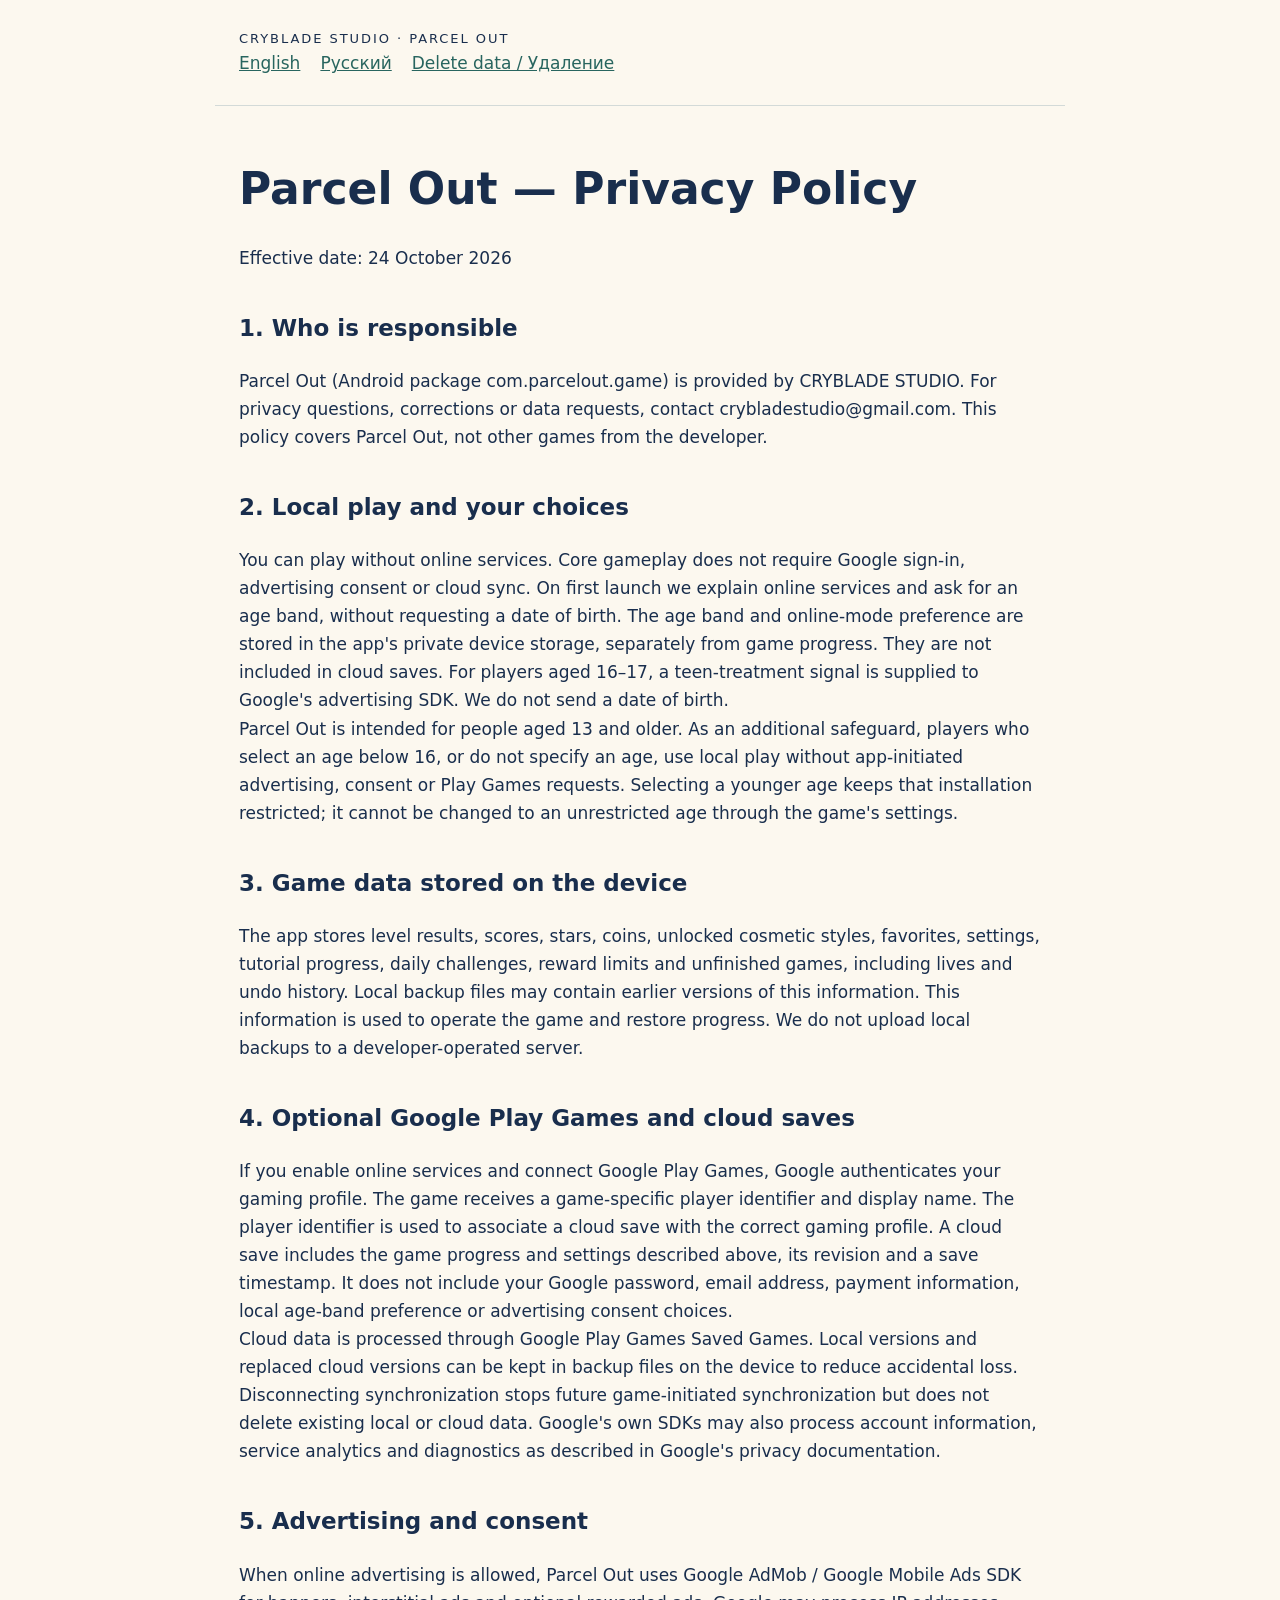
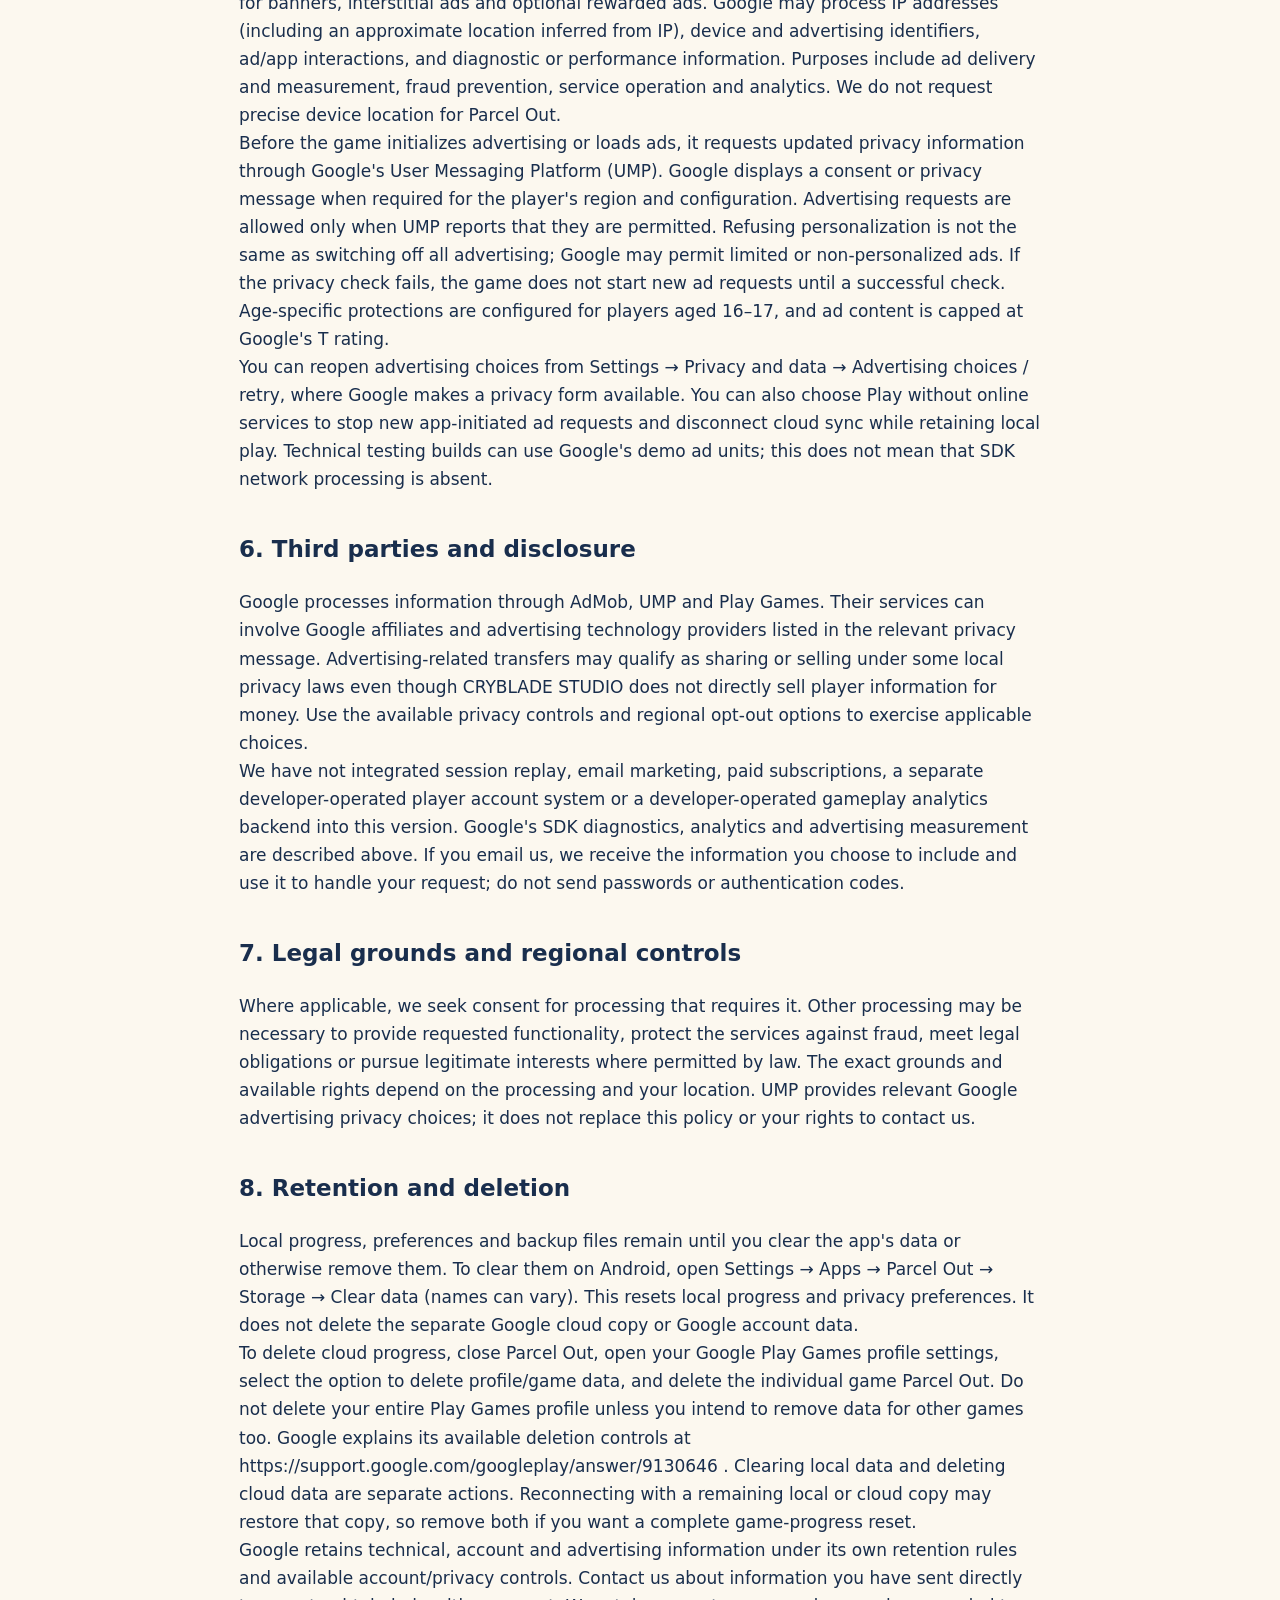
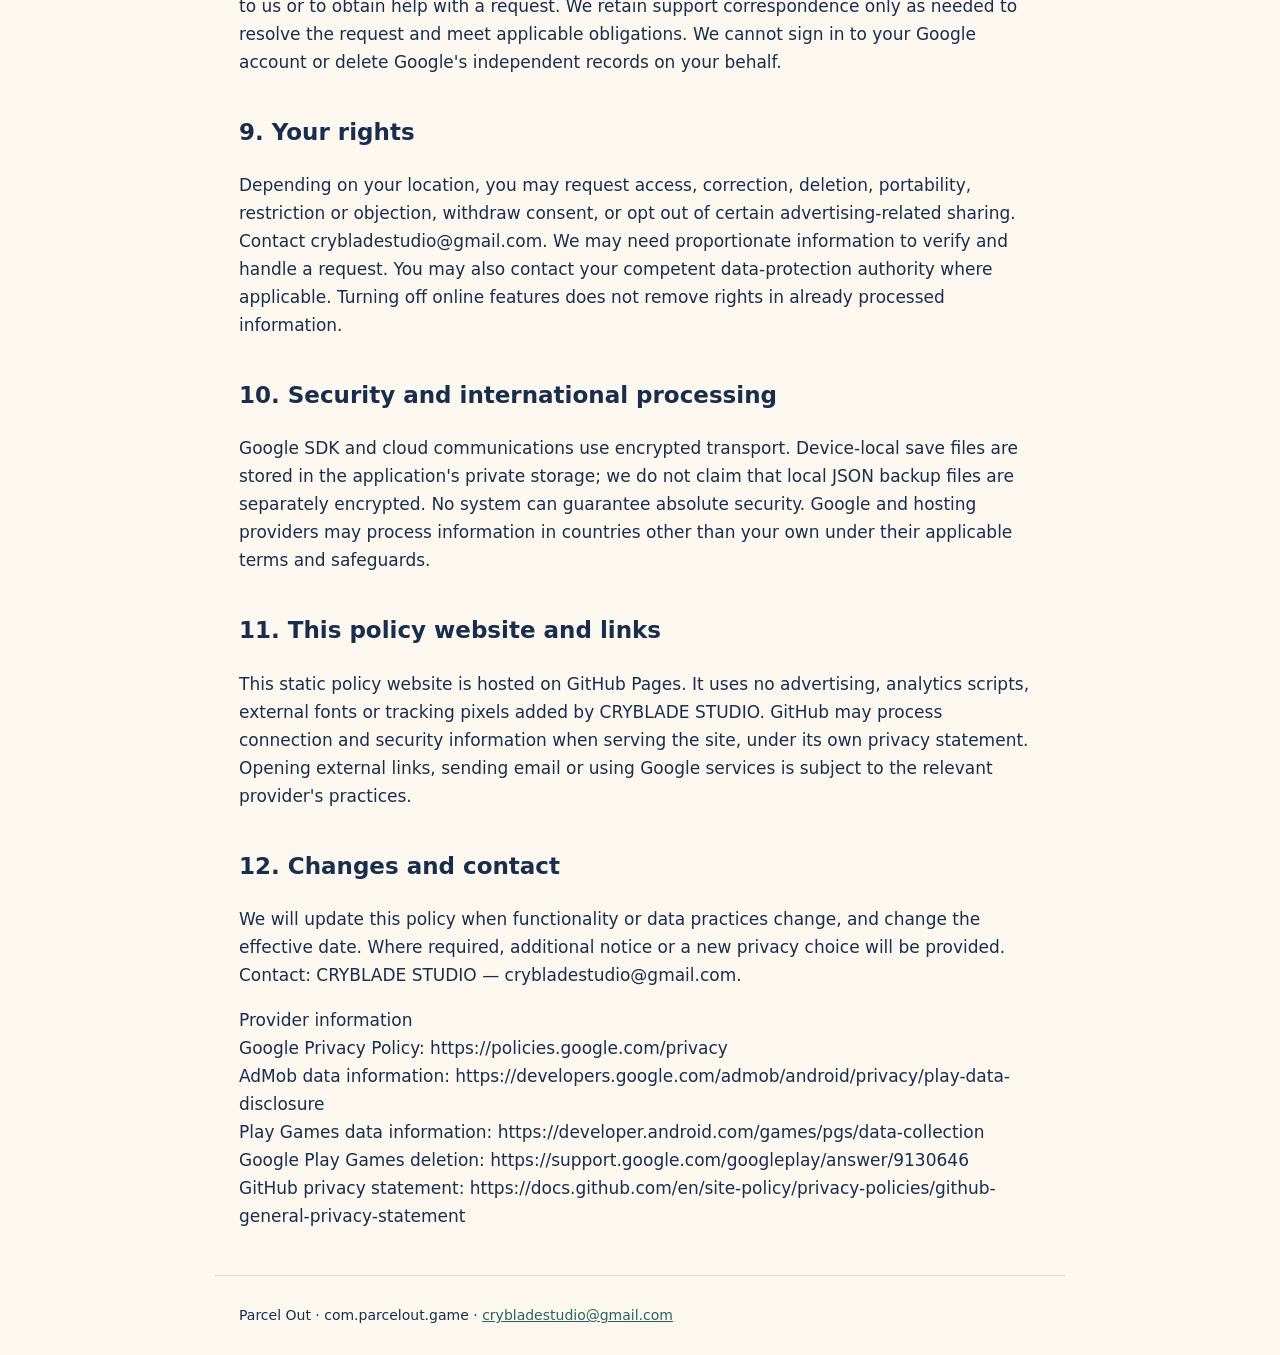
<file: index.html>
<!doctype html><html lang="en"><head><meta charset="utf-8"><meta name="viewport" content="width=device-width,initial-scale=1"><meta name="color-scheme" content="light dark"><meta name="description" content="Parcel Out privacy policy and data deletion information. CRYBLADE STUDIO."><title>Parcel Out — Privacy Policy</title><link rel="stylesheet" href="style.css"></head><body><header><div class="brand">CRYBLADE STUDIO · PARCEL OUT</div><nav><a href="index.html">English</a><a href="ru.html">Русский</a><a href="delete-data.html">Delete data / Удаление</a></nav></header><main><h1>Parcel Out — Privacy Policy</h1><p>Effective date: 24 October 2026</p>
<section><h2>1. Who is responsible</h2><p>Parcel Out (Android package com.parcelout.game) is provided by CRYBLADE STUDIO. For privacy questions, corrections or data requests, contact crybladestudio@gmail.com. This policy covers Parcel Out, not other games from the developer.</p></section>
<section><h2>2. Local play and your choices</h2><p>You can play without online services. Core gameplay does not require Google sign-in, advertising consent or cloud sync. On first launch we explain online services and ask for an age band, without requesting a date of birth. The age band and online-mode preference are stored in the app&#x27;s private device storage, separately from game progress. They are not included in cloud saves. For players aged 16–17, a teen-treatment signal is supplied to Google&#x27;s advertising SDK. We do not send a date of birth.
Parcel Out is intended for people aged 13 and older. As an additional safeguard, players who select an age below 16, or do not specify an age, use local play without app-initiated advertising, consent or Play Games requests. Selecting a younger age keeps that installation restricted; it cannot be changed to an unrestricted age through the game&#x27;s settings.</p></section>
<section><h2>3. Game data stored on the device</h2><p>The app stores level results, scores, stars, coins, unlocked cosmetic styles, favorites, settings, tutorial progress, daily challenges, reward limits and unfinished games, including lives and undo history. Local backup files may contain earlier versions of this information. This information is used to operate the game and restore progress. We do not upload local backups to a developer-operated server.</p></section>
<section><h2>4. Optional Google Play Games and cloud saves</h2><p>If you enable online services and connect Google Play Games, Google authenticates your gaming profile. The game receives a game-specific player identifier and display name. The player identifier is used to associate a cloud save with the correct gaming profile. A cloud save includes the game progress and settings described above, its revision and a save timestamp. It does not include your Google password, email address, payment information, local age-band preference or advertising consent choices.
Cloud data is processed through Google Play Games Saved Games. Local versions and replaced cloud versions can be kept in backup files on the device to reduce accidental loss. Disconnecting synchronization stops future game-initiated synchronization but does not delete existing local or cloud data. Google&#x27;s own SDKs may also process account information, service analytics and diagnostics as described in Google&#x27;s privacy documentation.</p></section>
<section><h2>5. Advertising and consent</h2><p>When online advertising is allowed, Parcel Out uses Google AdMob / Google Mobile Ads SDK for banners, interstitial ads and optional rewarded ads. Google may process IP addresses (including an approximate location inferred from IP), device and advertising identifiers, ad/app interactions, and diagnostic or performance information. Purposes include ad delivery and measurement, fraud prevention, service operation and analytics. We do not request precise device location for Parcel Out.
Before the game initializes advertising or loads ads, it requests updated privacy information through Google&#x27;s User Messaging Platform (UMP). Google displays a consent or privacy message when required for the player&#x27;s region and configuration. Advertising requests are allowed only when UMP reports that they are permitted. Refusing personalization is not the same as switching off all advertising; Google may permit limited or non-personalized ads. If the privacy check fails, the game does not start new ad requests until a successful check. Age-specific protections are configured for players aged 16–17, and ad content is capped at Google&#x27;s T rating.
You can reopen advertising choices from Settings → Privacy and data → Advertising choices / retry, where Google makes a privacy form available. You can also choose Play without online services to stop new app-initiated ad requests and disconnect cloud sync while retaining local play. Technical testing builds can use Google&#x27;s demo ad units; this does not mean that SDK network processing is absent.</p></section>
<section><h2>6. Third parties and disclosure</h2><p>Google processes information through AdMob, UMP and Play Games. Their services can involve Google affiliates and advertising technology providers listed in the relevant privacy message. Advertising-related transfers may qualify as sharing or selling under some local privacy laws even though CRYBLADE STUDIO does not directly sell player information for money. Use the available privacy controls and regional opt-out options to exercise applicable choices.
We have not integrated session replay, email marketing, paid subscriptions, a separate developer-operated player account system or a developer-operated gameplay analytics backend into this version. Google&#x27;s SDK diagnostics, analytics and advertising measurement are described above. If you email us, we receive the information you choose to include and use it to handle your request; do not send passwords or authentication codes.</p></section>
<section><h2>7. Legal grounds and regional controls</h2><p>Where applicable, we seek consent for processing that requires it. Other processing may be necessary to provide requested functionality, protect the services against fraud, meet legal obligations or pursue legitimate interests where permitted by law. The exact grounds and available rights depend on the processing and your location. UMP provides relevant Google advertising privacy choices; it does not replace this policy or your rights to contact us.</p></section>
<section><h2>8. Retention and deletion</h2><p>Local progress, preferences and backup files remain until you clear the app&#x27;s data or otherwise remove them. To clear them on Android, open Settings → Apps → Parcel Out → Storage → Clear data (names can vary). This resets local progress and privacy preferences. It does not delete the separate Google cloud copy or Google account data.
To delete cloud progress, close Parcel Out, open your Google Play Games profile settings, select the option to delete profile/game data, and delete the individual game Parcel Out. Do not delete your entire Play Games profile unless you intend to remove data for other games too. Google explains its available deletion controls at https://support.google.com/googleplay/answer/9130646 . Clearing local data and deleting cloud data are separate actions. Reconnecting with a remaining local or cloud copy may restore that copy, so remove both if you want a complete game-progress reset.
Google retains technical, account and advertising information under its own retention rules and available account/privacy controls. Contact us about information you have sent directly to us or to obtain help with a request. We retain support correspondence only as needed to resolve the request and meet applicable obligations. We cannot sign in to your Google account or delete Google&#x27;s independent records on your behalf.</p></section>
<section><h2>9. Your rights</h2><p>Depending on your location, you may request access, correction, deletion, portability, restriction or objection, withdraw consent, or opt out of certain advertising-related sharing. Contact crybladestudio@gmail.com. We may need proportionate information to verify and handle a request. You may also contact your competent data-protection authority where applicable. Turning off online features does not remove rights in already processed information.</p></section>
<section><h2>10. Security and international processing</h2><p>Google SDK and cloud communications use encrypted transport. Device-local save files are stored in the application&#x27;s private storage; we do not claim that local JSON backup files are separately encrypted. No system can guarantee absolute security. Google and hosting providers may process information in countries other than your own under their applicable terms and safeguards.</p></section>
<section><h2>11. This policy website and links</h2><p>This static policy website is hosted on GitHub Pages. It uses no advertising, analytics scripts, external fonts or tracking pixels added by CRYBLADE STUDIO. GitHub may process connection and security information when serving the site, under its own privacy statement. Opening external links, sending email or using Google services is subject to the relevant provider&#x27;s practices.</p></section>
<section><h2>12. Changes and contact</h2><p>We will update this policy when functionality or data practices change, and change the effective date. Where required, additional notice or a new privacy choice will be provided. Contact: CRYBLADE STUDIO — crybladestudio@gmail.com.</p></section>
<p>Provider information
Google Privacy Policy: https://policies.google.com/privacy
AdMob data information: https://developers.google.com/admob/android/privacy/play-data-disclosure
Play Games data information: https://developer.android.com/games/pgs/data-collection
Google Play Games deletion: https://support.google.com/googleplay/answer/9130646
GitHub privacy statement: https://docs.github.com/en/site-policy/privacy-policies/github-general-privacy-statement</p></main><footer>Parcel Out · com.parcelout.game · <a href="mailto:crybladestudio@gmail.com">crybladestudio@gmail.com</a></footer></body></html>
</file>
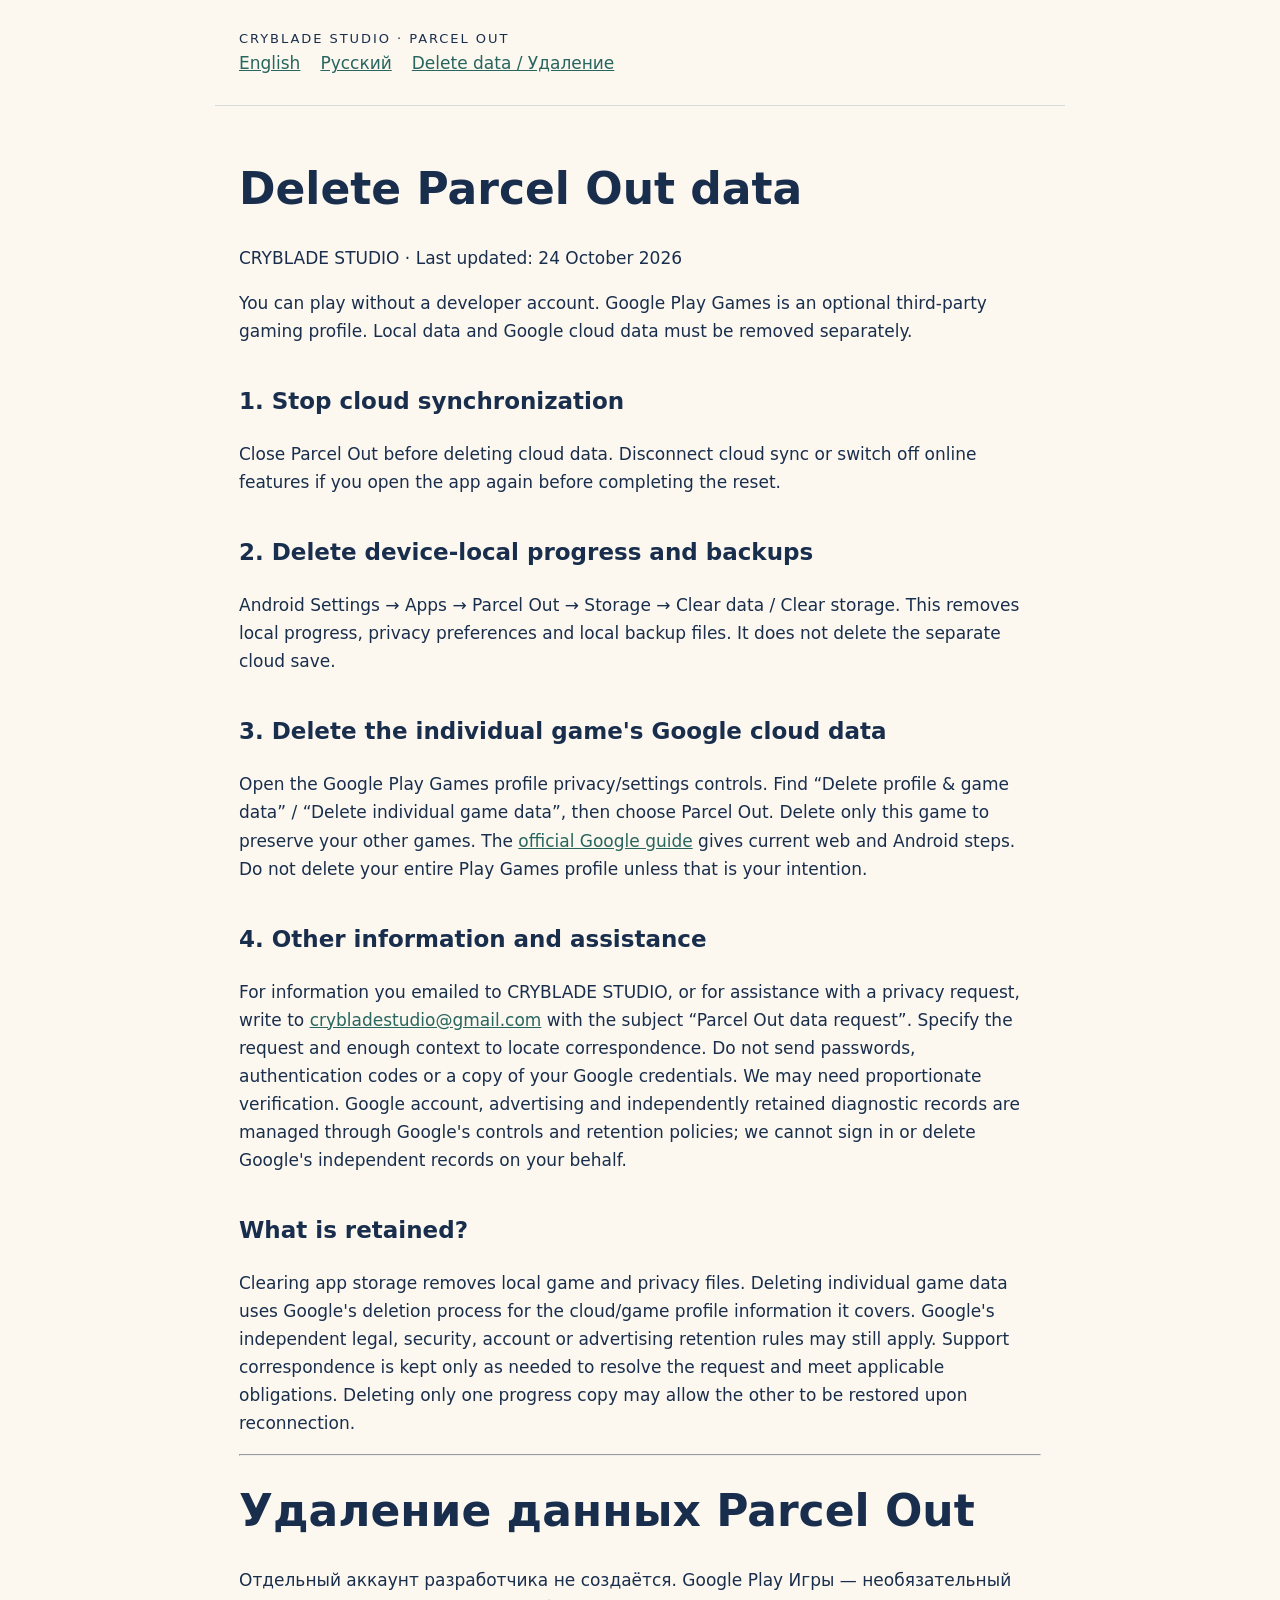
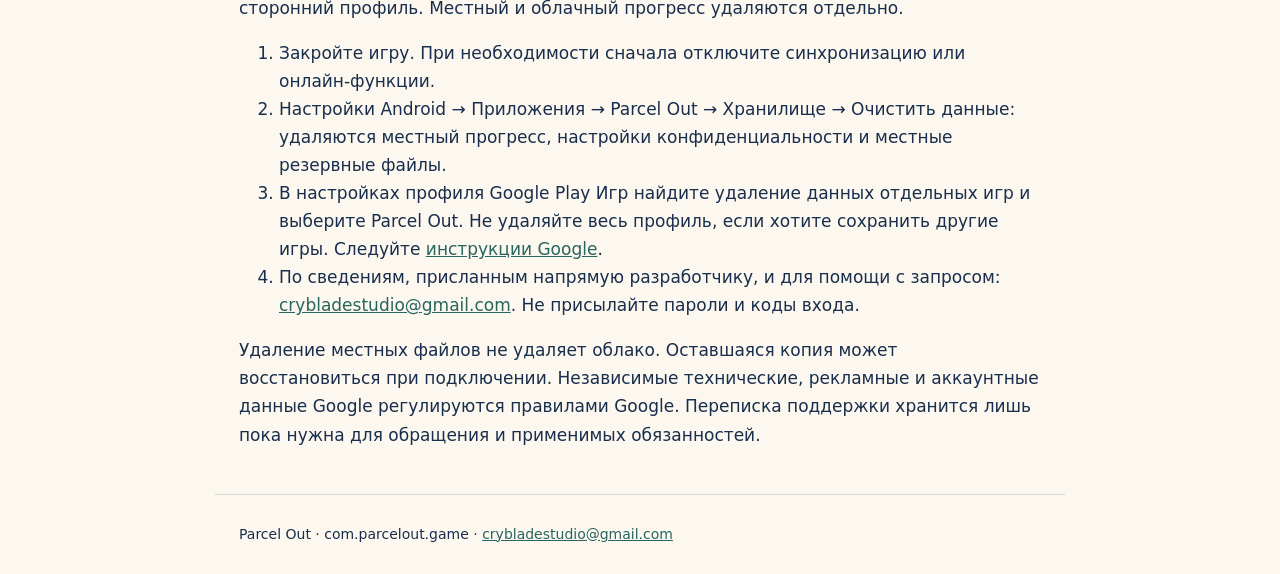
<file: delete-data.html>
<!doctype html><html lang="en"><head><meta charset="utf-8"><meta name="viewport" content="width=device-width,initial-scale=1"><meta name="color-scheme" content="light dark"><meta name="description" content="Parcel Out privacy policy and data deletion information. CRYBLADE STUDIO."><title>Parcel Out — Delete your data</title><link rel="stylesheet" href="style.css"></head><body><header><div class="brand">CRYBLADE STUDIO · PARCEL OUT</div><nav><a href="index.html">English</a><a href="ru.html">Русский</a><a href="delete-data.html">Delete data / Удаление</a></nav></header><main><h1>Delete Parcel Out data</h1><p>CRYBLADE STUDIO · Last updated: 24 October 2026</p><p>You can play without a developer account. Google Play Games is an optional third-party gaming profile. Local data and Google cloud data must be removed separately.</p><h2>1. Stop cloud synchronization</h2><p>Close Parcel Out before deleting cloud data. Disconnect cloud sync or switch off online features if you open the app again before completing the reset.</p><h2>2. Delete device-local progress and backups</h2><p>Android Settings → Apps → Parcel Out → Storage → Clear data / Clear storage. This removes local progress, privacy preferences and local backup files. It does not delete the separate cloud save.</p><h2>3. Delete the individual game's Google cloud data</h2><p>Open the Google Play Games profile privacy/settings controls. Find “Delete profile &amp; game data” / “Delete individual game data”, then choose Parcel Out. Delete only this game to preserve your other games. The <a href="https://support.google.com/googleplay/answer/9130646">official Google guide</a> gives current web and Android steps. Do not delete your entire Play Games profile unless that is your intention.</p><h2>4. Other information and assistance</h2><p>For information you emailed to CRYBLADE STUDIO, or for assistance with a privacy request, write to <a href="mailto:crybladestudio@gmail.com?subject=Parcel%20Out%20data%20request">crybladestudio@gmail.com</a> with the subject “Parcel Out data request”. Specify the request and enough context to locate correspondence. Do not send passwords, authentication codes or a copy of your Google credentials. We may need proportionate verification. Google account, advertising and independently retained diagnostic records are managed through Google's controls and retention policies; we cannot sign in or delete Google's independent records on your behalf.</p><h2>What is retained?</h2><p>Clearing app storage removes local game and privacy files. Deleting individual game data uses Google's deletion process for the cloud/game profile information it covers. Google's independent legal, security, account or advertising retention rules may still apply. Support correspondence is kept only as needed to resolve the request and meet applicable obligations. Deleting only one progress copy may allow the other to be restored upon reconnection.</p><hr><h1 lang="ru">Удаление данных Parcel Out</h1><div lang="ru"><p>Отдельный аккаунт разработчика не создаётся. Google Play Игры — необязательный сторонний профиль. Местный и облачный прогресс удаляются отдельно.</p><ol><li>Закройте игру. При необходимости сначала отключите синхронизацию или онлайн-функции.</li><li>Настройки Android → Приложения → Parcel Out → Хранилище → Очистить данные: удаляются местный прогресс, настройки конфиденциальности и местные резервные файлы.</li><li>В настройках профиля Google Play Игр найдите удаление данных отдельных игр и выберите Parcel Out. Не удаляйте весь профиль, если хотите сохранить другие игры. Следуйте <a href="https://support.google.com/googleplay/answer/9130646?hl=ru">инструкции Google</a>.</li><li>По сведениям, присланным напрямую разработчику, и для помощи с запросом: <a href="mailto:crybladestudio@gmail.com?subject=Parcel%20Out%20data%20request">crybladestudio@gmail.com</a>. Не присылайте пароли и коды входа.</li></ol><p>Удаление местных файлов не удаляет облако. Оставшаяся копия может восстановиться при подключении. Независимые технические, рекламные и аккаунтные данные Google регулируются правилами Google. Переписка поддержки хранится лишь пока нужна для обращения и применимых обязанностей.</p></div></main><footer>Parcel Out · com.parcelout.game · <a href="mailto:crybladestudio@gmail.com">crybladestudio@gmail.com</a></footer></body></html>
</file>
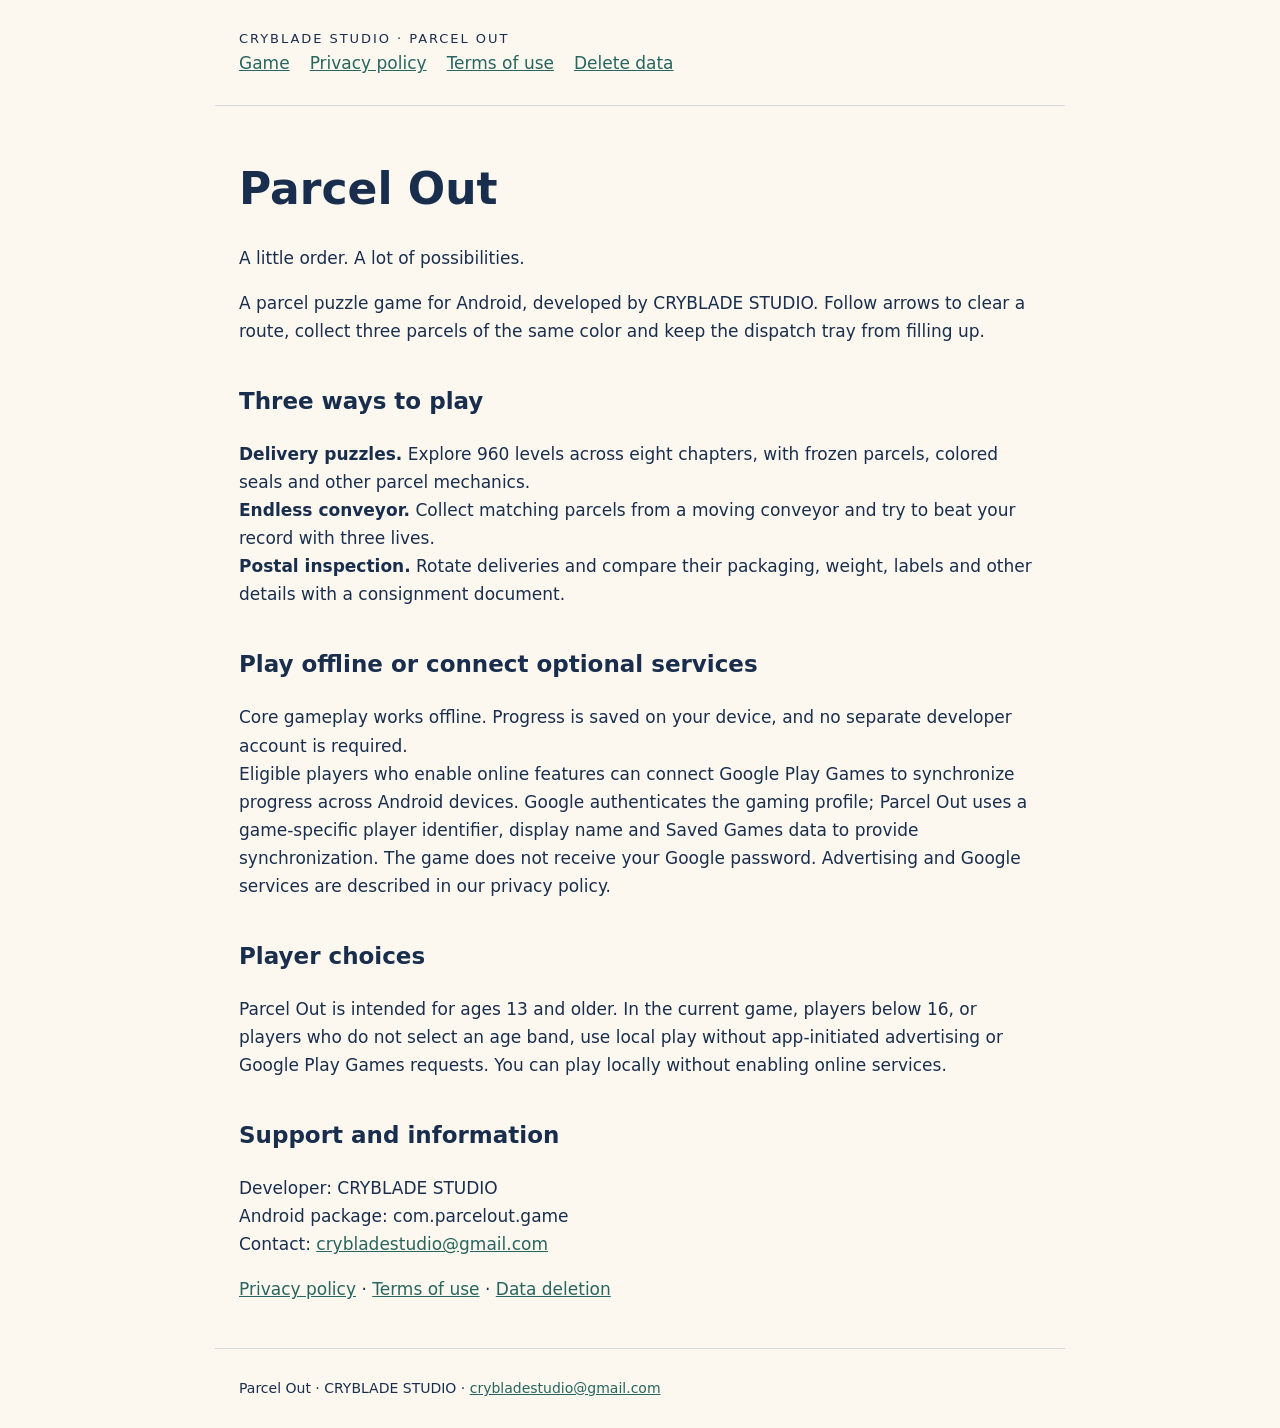
<file: home.html>
<!doctype html>
<html lang="en">
<head><meta charset="utf-8"><meta name="viewport" content="width=device-width,initial-scale=1"><meta name="description" content="Parcel Out, a parcel puzzle game for Android by CRYBLADE STUDIO."><title>Parcel Out — CRYBLADE STUDIO</title><link rel="stylesheet" href="style.css"></head>
<body><header><div class="brand">CRYBLADE STUDIO · PARCEL OUT</div><nav><a href="home.html">Game</a><a href="https://esperanto1.github.io/parcel-out-privacy/">Privacy policy</a><a href="terms.html">Terms of use</a><a href="https://esperanto1.github.io/parcel-out-privacy/delete-data.html">Delete data</a></nav></header>
<main><h1>Parcel Out</h1><p>A little order. A lot of possibilities.</p>
<p>A parcel puzzle game for Android, developed by CRYBLADE STUDIO. Follow arrows to clear a route, collect three parcels of the same color and keep the dispatch tray from filling up.</p>
<section><h2>Three ways to play</h2><p><strong>Delivery puzzles.</strong> Explore 960 levels across eight chapters, with frozen parcels, colored seals and other parcel mechanics.
<strong>Endless conveyor.</strong> Collect matching parcels from a moving conveyor and try to beat your record with three lives.
<strong>Postal inspection.</strong> Rotate deliveries and compare their packaging, weight, labels and other details with a consignment document.</p></section>
<section><h2>Play offline or connect optional services</h2><p>Core gameplay works offline. Progress is saved on your device, and no separate developer account is required.
Eligible players who enable online features can connect Google Play Games to synchronize progress across Android devices. Google authenticates the gaming profile; Parcel Out uses a game-specific player identifier, display name and Saved Games data to provide synchronization. The game does not receive your Google password. Advertising and Google services are described in our privacy policy.</p></section>
<section><h2>Player choices</h2><p>Parcel Out is intended for ages 13 and older. In the current game, players below 16, or players who do not select an age band, use local play without app-initiated advertising or Google Play Games requests. You can play locally without enabling online services.</p></section>
<section><h2>Support and information</h2><p>Developer: CRYBLADE STUDIO
Android package: com.parcelout.game
Contact: <a href="mailto:crybladestudio@gmail.com">crybladestudio@gmail.com</a></p><p><a href="https://esperanto1.github.io/parcel-out-privacy/">Privacy policy</a> · <a href="terms.html">Terms of use</a> · <a href="https://esperanto1.github.io/parcel-out-privacy/delete-data.html">Data deletion</a></p></section>
</main><footer>Parcel Out · CRYBLADE STUDIO · <a href="mailto:crybladestudio@gmail.com">crybladestudio@gmail.com</a></footer></body></html>
</file>
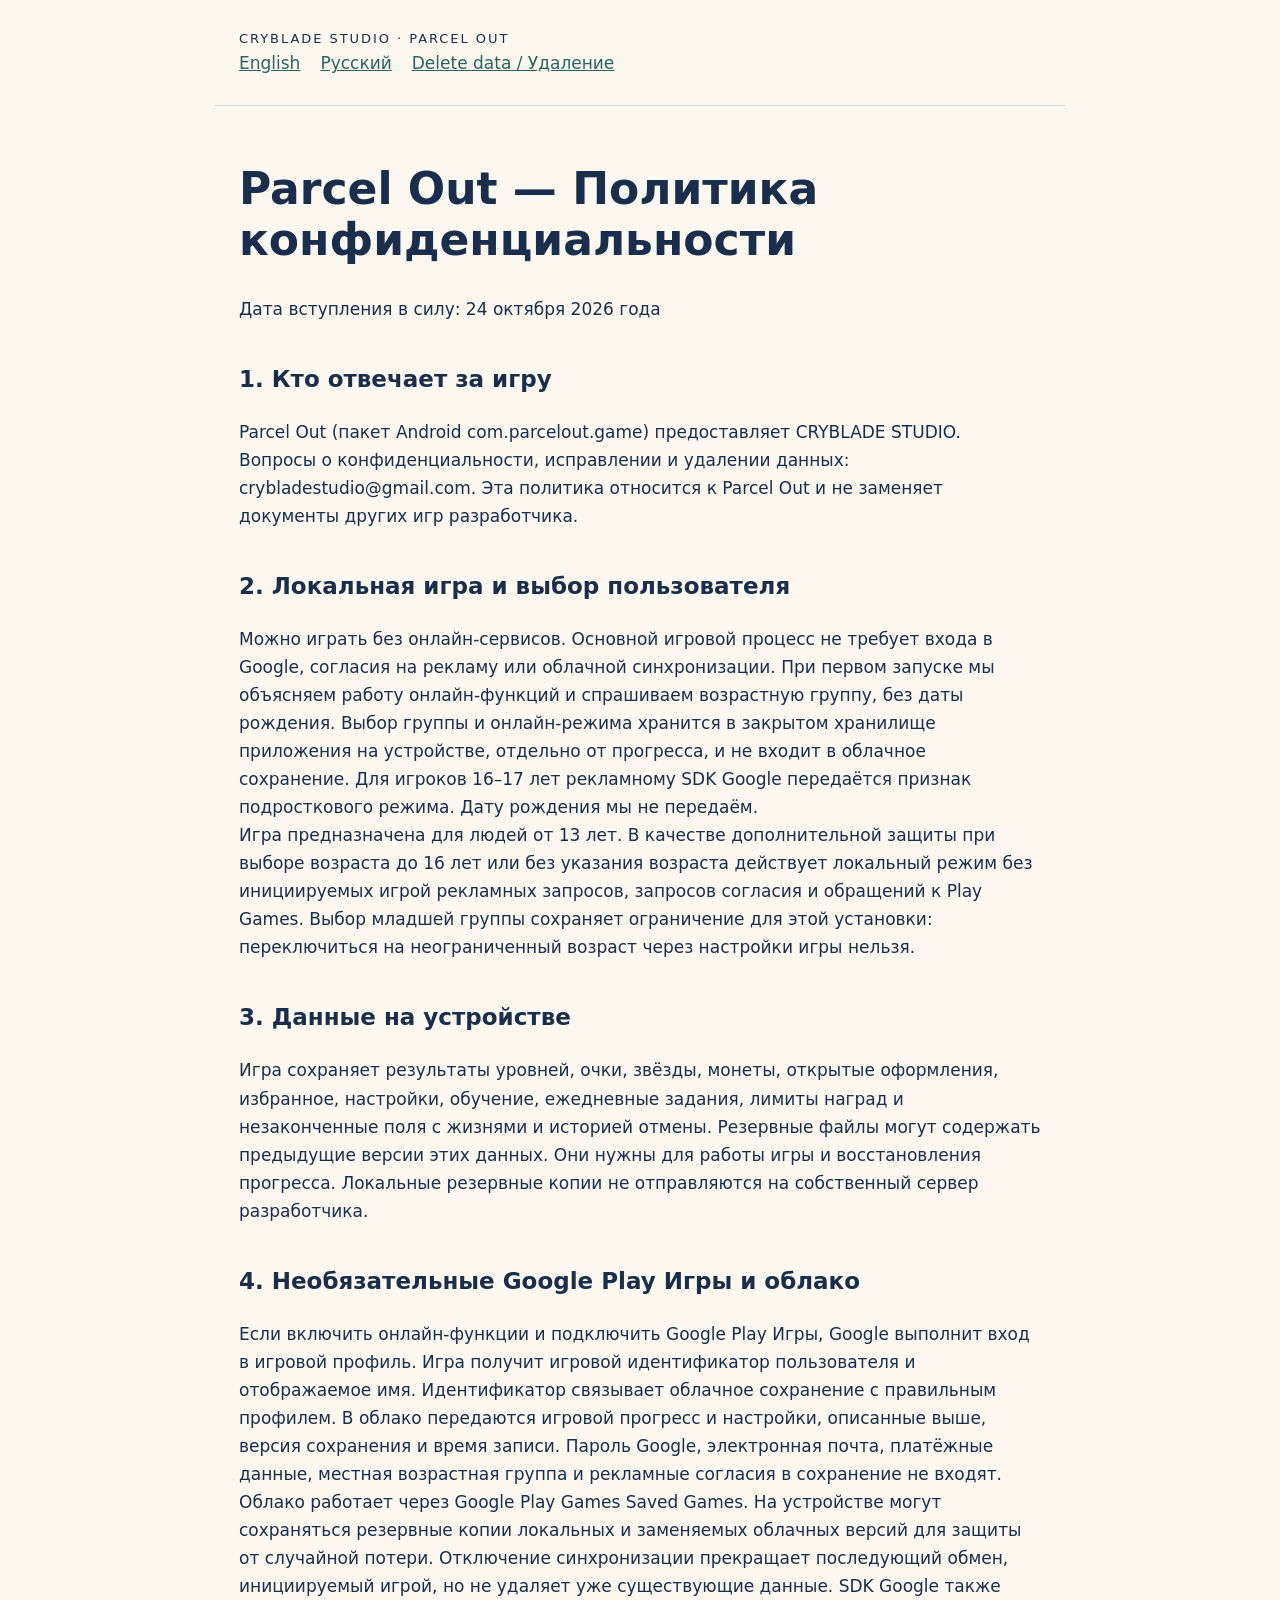
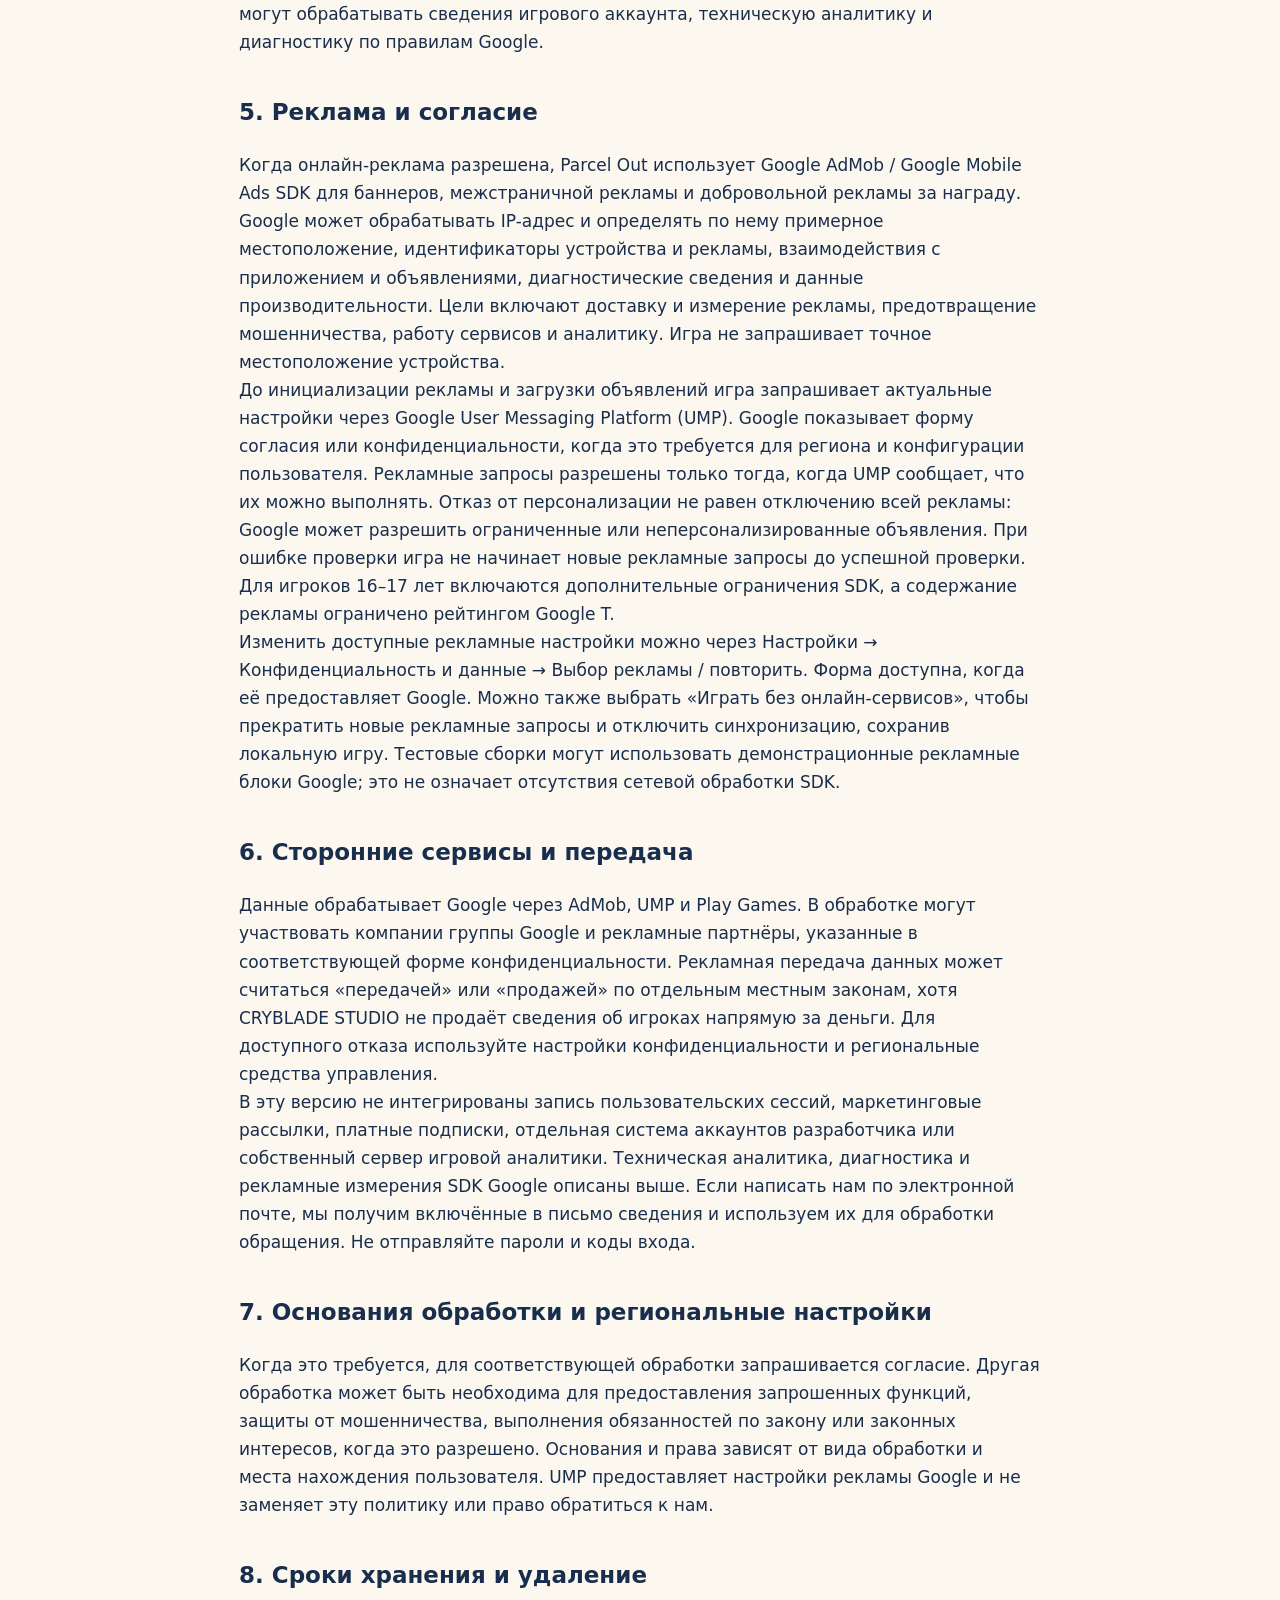
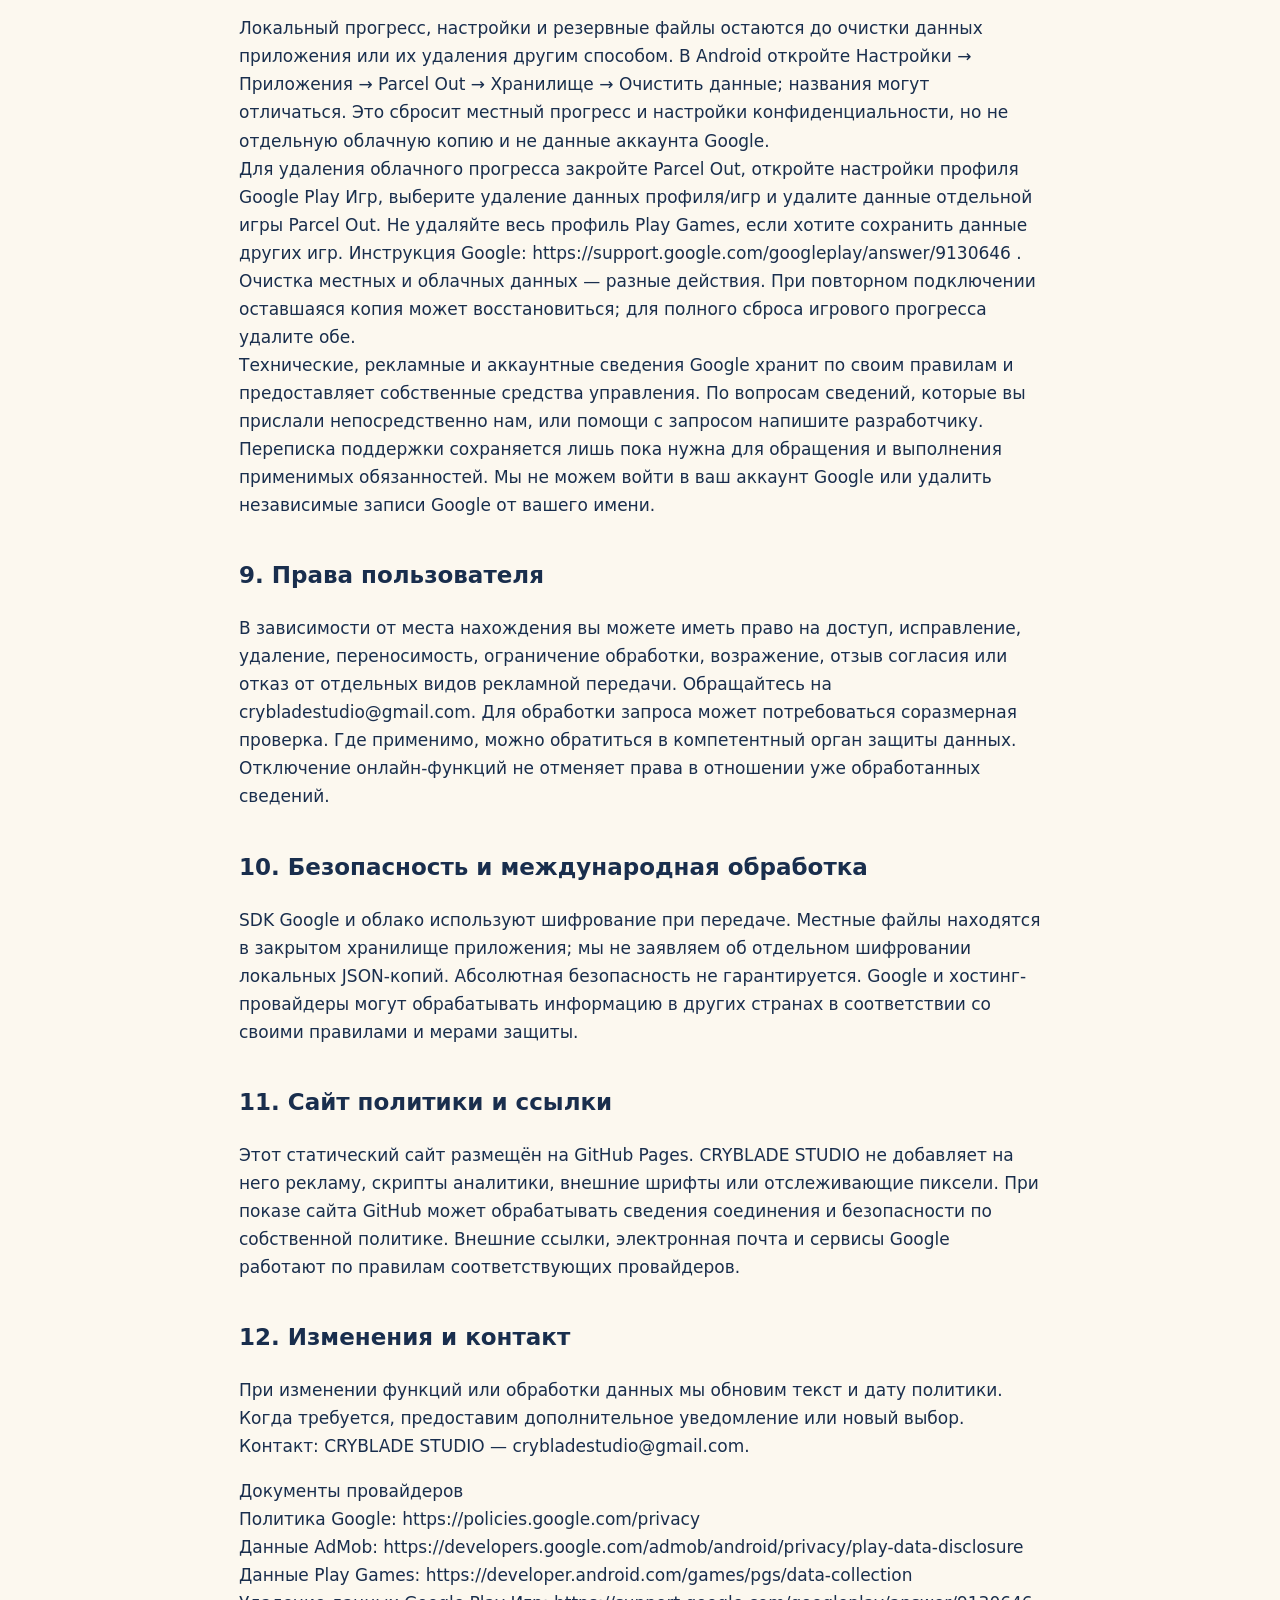
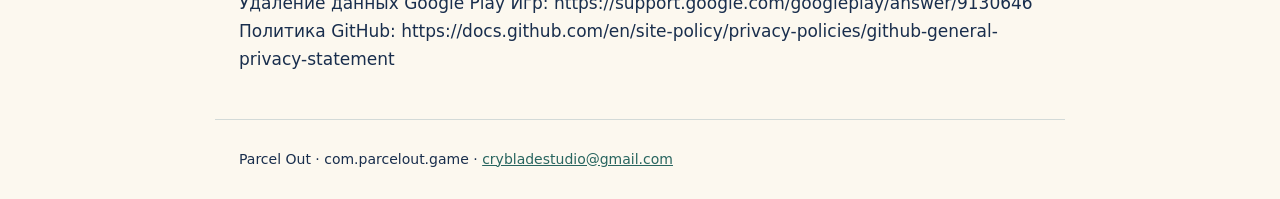
<file: ru.html>
<!doctype html><html lang="ru"><head><meta charset="utf-8"><meta name="viewport" content="width=device-width,initial-scale=1"><meta name="color-scheme" content="light dark"><meta name="description" content="Parcel Out privacy policy and data deletion information. CRYBLADE STUDIO."><title>Parcel Out — Политика конфиденциальности</title><link rel="stylesheet" href="style.css"></head><body><header><div class="brand">CRYBLADE STUDIO · PARCEL OUT</div><nav><a href="index.html">English</a><a href="ru.html">Русский</a><a href="delete-data.html">Delete data / Удаление</a></nav></header><main><h1>Parcel Out — Политика конфиденциальности</h1><p>Дата вступления в силу: 24 октября 2026 года</p>
<section><h2>1. Кто отвечает за игру</h2><p>Parcel Out (пакет Android com.parcelout.game) предоставляет CRYBLADE STUDIO. Вопросы о конфиденциальности, исправлении и удалении данных: crybladestudio@gmail.com. Эта политика относится к Parcel Out и не заменяет документы других игр разработчика.</p></section>
<section><h2>2. Локальная игра и выбор пользователя</h2><p>Можно играть без онлайн-сервисов. Основной игровой процесс не требует входа в Google, согласия на рекламу или облачной синхронизации. При первом запуске мы объясняем работу онлайн-функций и спрашиваем возрастную группу, без даты рождения. Выбор группы и онлайн-режима хранится в закрытом хранилище приложения на устройстве, отдельно от прогресса, и не входит в облачное сохранение. Для игроков 16–17 лет рекламному SDK Google передаётся признак подросткового режима. Дату рождения мы не передаём.
Игра предназначена для людей от 13 лет. В качестве дополнительной защиты при выборе возраста до 16 лет или без указания возраста действует локальный режим без инициируемых игрой рекламных запросов, запросов согласия и обращений к Play Games. Выбор младшей группы сохраняет ограничение для этой установки: переключиться на неограниченный возраст через настройки игры нельзя.</p></section>
<section><h2>3. Данные на устройстве</h2><p>Игра сохраняет результаты уровней, очки, звёзды, монеты, открытые оформления, избранное, настройки, обучение, ежедневные задания, лимиты наград и незаконченные поля с жизнями и историей отмены. Резервные файлы могут содержать предыдущие версии этих данных. Они нужны для работы игры и восстановления прогресса. Локальные резервные копии не отправляются на собственный сервер разработчика.</p></section>
<section><h2>4. Необязательные Google Play Игры и облако</h2><p>Если включить онлайн-функции и подключить Google Play Игры, Google выполнит вход в игровой профиль. Игра получит игровой идентификатор пользователя и отображаемое имя. Идентификатор связывает облачное сохранение с правильным профилем. В облако передаются игровой прогресс и настройки, описанные выше, версия сохранения и время записи. Пароль Google, электронная почта, платёжные данные, местная возрастная группа и рекламные согласия в сохранение не входят.
Облако работает через Google Play Games Saved Games. На устройстве могут сохраняться резервные копии локальных и заменяемых облачных версий для защиты от случайной потери. Отключение синхронизации прекращает последующий обмен, инициируемый игрой, но не удаляет уже существующие данные. SDK Google также могут обрабатывать сведения игрового аккаунта, техническую аналитику и диагностику по правилам Google.</p></section>
<section><h2>5. Реклама и согласие</h2><p>Когда онлайн-реклама разрешена, Parcel Out использует Google AdMob / Google Mobile Ads SDK для баннеров, межстраничной рекламы и добровольной рекламы за награду. Google может обрабатывать IP-адрес и определять по нему примерное местоположение, идентификаторы устройства и рекламы, взаимодействия с приложением и объявлениями, диагностические сведения и данные производительности. Цели включают доставку и измерение рекламы, предотвращение мошенничества, работу сервисов и аналитику. Игра не запрашивает точное местоположение устройства.
До инициализации рекламы и загрузки объявлений игра запрашивает актуальные настройки через Google User Messaging Platform (UMP). Google показывает форму согласия или конфиденциальности, когда это требуется для региона и конфигурации пользователя. Рекламные запросы разрешены только тогда, когда UMP сообщает, что их можно выполнять. Отказ от персонализации не равен отключению всей рекламы: Google может разрешить ограниченные или неперсонализированные объявления. При ошибке проверки игра не начинает новые рекламные запросы до успешной проверки. Для игроков 16–17 лет включаются дополнительные ограничения SDK, а содержание рекламы ограничено рейтингом Google T.
Изменить доступные рекламные настройки можно через Настройки → Конфиденциальность и данные → Выбор рекламы / повторить. Форма доступна, когда её предоставляет Google. Можно также выбрать «Играть без онлайн-сервисов», чтобы прекратить новые рекламные запросы и отключить синхронизацию, сохранив локальную игру. Тестовые сборки могут использовать демонстрационные рекламные блоки Google; это не означает отсутствия сетевой обработки SDK.</p></section>
<section><h2>6. Сторонние сервисы и передача</h2><p>Данные обрабатывает Google через AdMob, UMP и Play Games. В обработке могут участвовать компании группы Google и рекламные партнёры, указанные в соответствующей форме конфиденциальности. Рекламная передача данных может считаться «передачей» или «продажей» по отдельным местным законам, хотя CRYBLADE STUDIO не продаёт сведения об игроках напрямую за деньги. Для доступного отказа используйте настройки конфиденциальности и региональные средства управления.
В эту версию не интегрированы запись пользовательских сессий, маркетинговые рассылки, платные подписки, отдельная система аккаунтов разработчика или собственный сервер игровой аналитики. Техническая аналитика, диагностика и рекламные измерения SDK Google описаны выше. Если написать нам по электронной почте, мы получим включённые в письмо сведения и используем их для обработки обращения. Не отправляйте пароли и коды входа.</p></section>
<section><h2>7. Основания обработки и региональные настройки</h2><p>Когда это требуется, для соответствующей обработки запрашивается согласие. Другая обработка может быть необходима для предоставления запрошенных функций, защиты от мошенничества, выполнения обязанностей по закону или законных интересов, когда это разрешено. Основания и права зависят от вида обработки и места нахождения пользователя. UMP предоставляет настройки рекламы Google и не заменяет эту политику или право обратиться к нам.</p></section>
<section><h2>8. Сроки хранения и удаление</h2><p>Локальный прогресс, настройки и резервные файлы остаются до очистки данных приложения или их удаления другим способом. В Android откройте Настройки → Приложения → Parcel Out → Хранилище → Очистить данные; названия могут отличаться. Это сбросит местный прогресс и настройки конфиденциальности, но не отдельную облачную копию и не данные аккаунта Google.
Для удаления облачного прогресса закройте Parcel Out, откройте настройки профиля Google Play Игр, выберите удаление данных профиля/игр и удалите данные отдельной игры Parcel Out. Не удаляйте весь профиль Play Games, если хотите сохранить данные других игр. Инструкция Google: https://support.google.com/googleplay/answer/9130646 . Очистка местных и облачных данных — разные действия. При повторном подключении оставшаяся копия может восстановиться; для полного сброса игрового прогресса удалите обе.
Технические, рекламные и аккаунтные сведения Google хранит по своим правилам и предоставляет собственные средства управления. По вопросам сведений, которые вы прислали непосредственно нам, или помощи с запросом напишите разработчику. Переписка поддержки сохраняется лишь пока нужна для обращения и выполнения применимых обязанностей. Мы не можем войти в ваш аккаунт Google или удалить независимые записи Google от вашего имени.</p></section>
<section><h2>9. Права пользователя</h2><p>В зависимости от места нахождения вы можете иметь право на доступ, исправление, удаление, переносимость, ограничение обработки, возражение, отзыв согласия или отказ от отдельных видов рекламной передачи. Обращайтесь на crybladestudio@gmail.com. Для обработки запроса может потребоваться соразмерная проверка. Где применимо, можно обратиться в компетентный орган защиты данных. Отключение онлайн-функций не отменяет права в отношении уже обработанных сведений.</p></section>
<section><h2>10. Безопасность и международная обработка</h2><p>SDK Google и облако используют шифрование при передаче. Местные файлы находятся в закрытом хранилище приложения; мы не заявляем об отдельном шифровании локальных JSON-копий. Абсолютная безопасность не гарантируется. Google и хостинг-провайдеры могут обрабатывать информацию в других странах в соответствии со своими правилами и мерами защиты.</p></section>
<section><h2>11. Сайт политики и ссылки</h2><p>Этот статический сайт размещён на GitHub Pages. CRYBLADE STUDIO не добавляет на него рекламу, скрипты аналитики, внешние шрифты или отслеживающие пиксели. При показе сайта GitHub может обрабатывать сведения соединения и безопасности по собственной политике. Внешние ссылки, электронная почта и сервисы Google работают по правилам соответствующих провайдеров.</p></section>
<section><h2>12. Изменения и контакт</h2><p>При изменении функций или обработки данных мы обновим текст и дату политики. Когда требуется, предоставим дополнительное уведомление или новый выбор. Контакт: CRYBLADE STUDIO — crybladestudio@gmail.com.</p></section>
<p>Документы провайдеров
Политика Google: https://policies.google.com/privacy
Данные AdMob: https://developers.google.com/admob/android/privacy/play-data-disclosure
Данные Play Games: https://developer.android.com/games/pgs/data-collection
Удаление данных Google Play Игр: https://support.google.com/googleplay/answer/9130646
Политика GitHub: https://docs.github.com/en/site-policy/privacy-policies/github-general-privacy-statement</p></main><footer>Parcel Out · com.parcelout.game · <a href="mailto:crybladestudio@gmail.com">crybladestudio@gmail.com</a></footer></body></html>
</file>
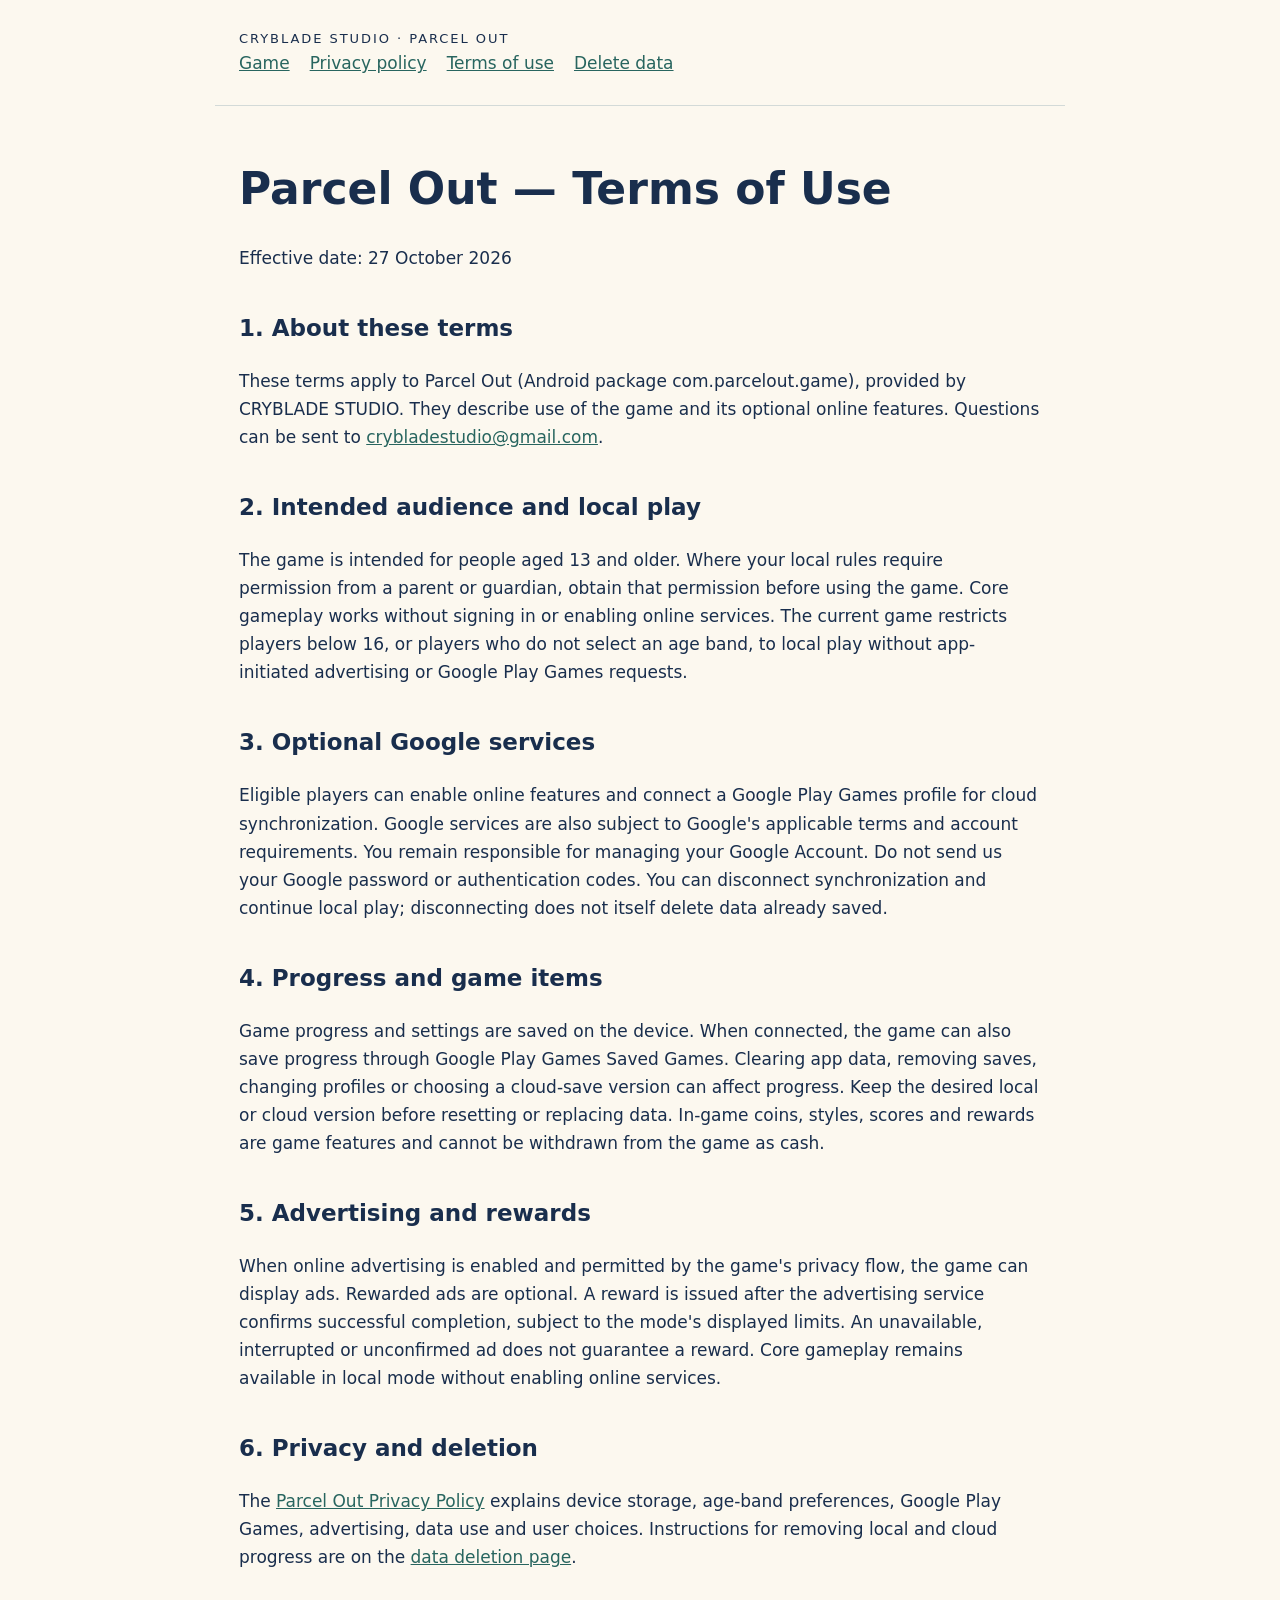
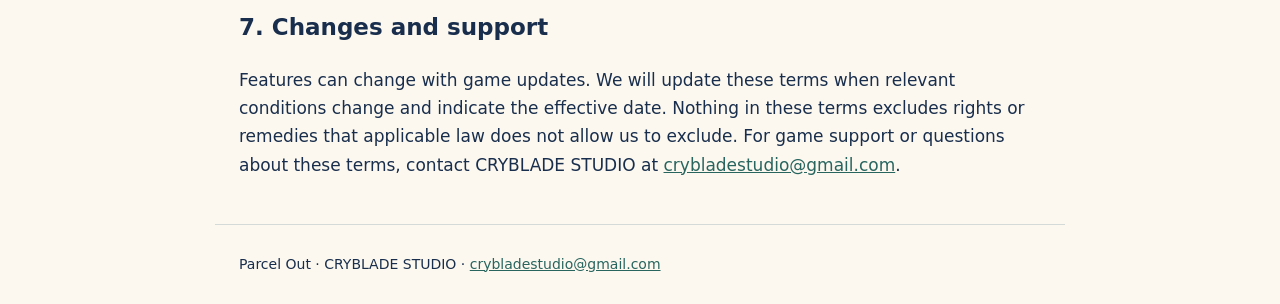
<file: terms.html>
<!doctype html>
<html lang="en">
<head><meta charset="utf-8"><meta name="viewport" content="width=device-width,initial-scale=1"><meta name="description" content="Terms of use for the Parcel Out Android game by CRYBLADE STUDIO."><title>Parcel Out — Terms of Use</title><link rel="stylesheet" href="style.css"></head>
<body><header><div class="brand">CRYBLADE STUDIO · PARCEL OUT</div><nav><a href="home.html">Game</a><a href="https://esperanto1.github.io/parcel-out-privacy/">Privacy policy</a><a href="terms.html">Terms of use</a><a href="https://esperanto1.github.io/parcel-out-privacy/delete-data.html">Delete data</a></nav></header>
<main><h1>Parcel Out — Terms of Use</h1><p>Effective date: 27 October 2026</p>
<section><h2>1. About these terms</h2><p>These terms apply to Parcel Out (Android package com.parcelout.game), provided by CRYBLADE STUDIO. They describe use of the game and its optional online features. Questions can be sent to <a href="mailto:crybladestudio@gmail.com">crybladestudio@gmail.com</a>.</p></section>
<section><h2>2. Intended audience and local play</h2><p>The game is intended for people aged 13 and older. Where your local rules require permission from a parent or guardian, obtain that permission before using the game. Core gameplay works without signing in or enabling online services. The current game restricts players below 16, or players who do not select an age band, to local play without app-initiated advertising or Google Play Games requests.</p></section>
<section><h2>3. Optional Google services</h2><p>Eligible players can enable online features and connect a Google Play Games profile for cloud synchronization. Google services are also subject to Google's applicable terms and account requirements. You remain responsible for managing your Google Account. Do not send us your Google password or authentication codes. You can disconnect synchronization and continue local play; disconnecting does not itself delete data already saved.</p></section>
<section><h2>4. Progress and game items</h2><p>Game progress and settings are saved on the device. When connected, the game can also save progress through Google Play Games Saved Games. Clearing app data, removing saves, changing profiles or choosing a cloud-save version can affect progress. Keep the desired local or cloud version before resetting or replacing data. In-game coins, styles, scores and rewards are game features and cannot be withdrawn from the game as cash.</p></section>
<section><h2>5. Advertising and rewards</h2><p>When online advertising is enabled and permitted by the game's privacy flow, the game can display ads. Rewarded ads are optional. A reward is issued after the advertising service confirms successful completion, subject to the mode's displayed limits. An unavailable, interrupted or unconfirmed ad does not guarantee a reward. Core gameplay remains available in local mode without enabling online services.</p></section>
<section><h2>6. Privacy and deletion</h2><p>The <a href="https://esperanto1.github.io/parcel-out-privacy/">Parcel Out Privacy Policy</a> explains device storage, age-band preferences, Google Play Games, advertising, data use and user choices. Instructions for removing local and cloud progress are on the <a href="https://esperanto1.github.io/parcel-out-privacy/delete-data.html">data deletion page</a>.</p></section>
<section><h2>7. Changes and support</h2><p>Features can change with game updates. We will update these terms when relevant conditions change and indicate the effective date. Nothing in these terms excludes rights or remedies that applicable law does not allow us to exclude. For game support or questions about these terms, contact CRYBLADE STUDIO at <a href="mailto:crybladestudio@gmail.com">crybladestudio@gmail.com</a>.</p></section>
</main><footer>Parcel Out · CRYBLADE STUDIO · <a href="mailto:crybladestudio@gmail.com">crybladestudio@gmail.com</a></footer></body></html>
</file>
<file: style.css>
*{box-sizing:border-box}body{margin:0;background:#fcf8ef;color:#192e4d;font:17px/1.65 system-ui,sans-serif}header,main,footer{max-width:850px;margin:auto;padding:28px 24px}header{border-bottom:1px solid #d3dad8}a{color:#28655f;overflow-wrap:anywhere}nav{display:flex;flex-wrap:wrap;gap:20px}.brand{font-size:13px;letter-spacing:.15em}h1{font-size:clamp(28px,5vw,44px);line-height:1.15}h2{font-size:23px;margin-top:38px}p{white-space:pre-line}footer{border-top:1px solid #d3dad8;font-size:14px}section{scroll-margin-top:20px}@media(prefers-color-scheme:dark){body{background:#172231;color:#e4e9ef}a{color:#8bc6b5}header,footer{border-color:#394f61}}
</file>
